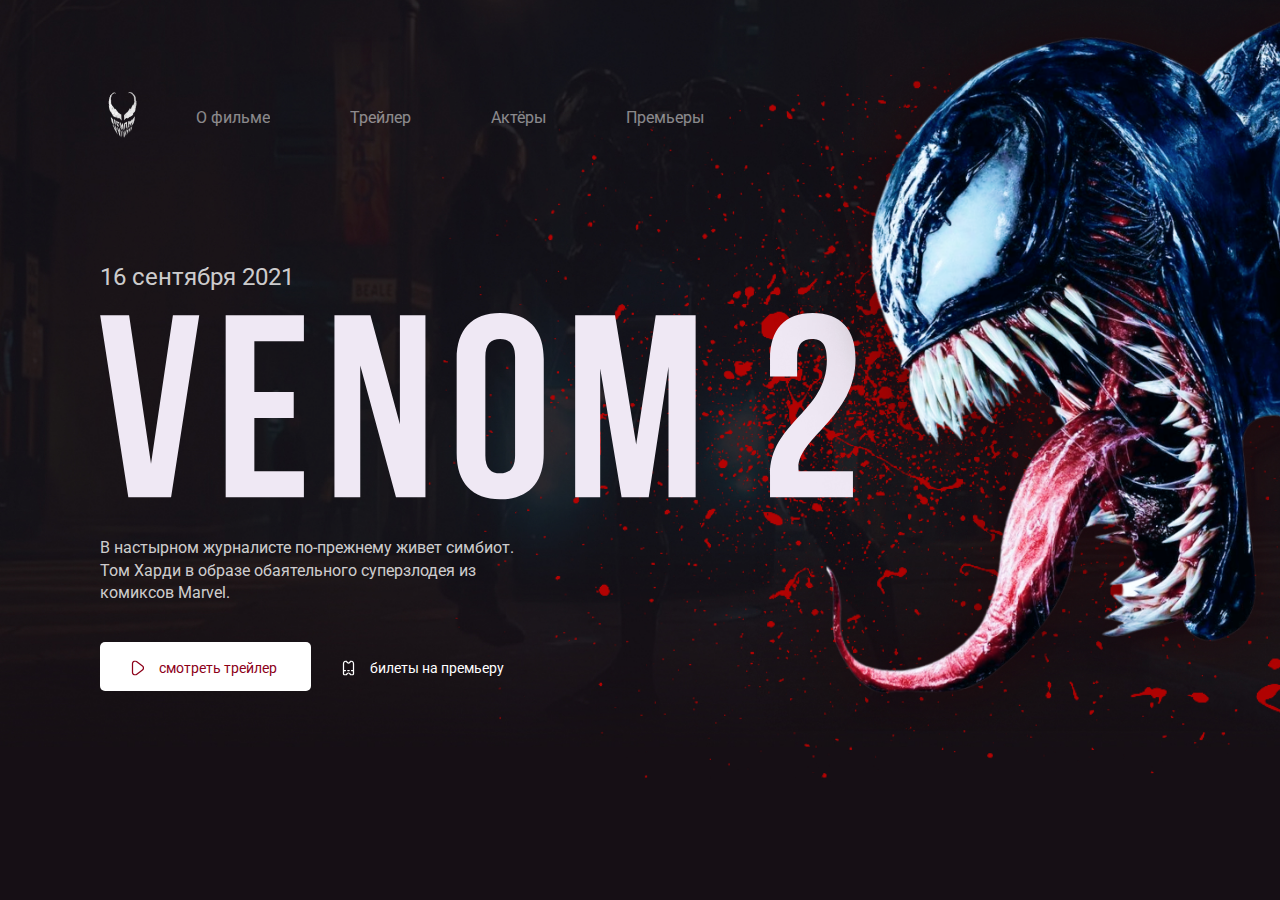
<file: index.html>
<!DOCTYPE html>
<html lang="ru">
<head>
  <meta charset="UTF-8">
  <meta http-equiv="X-UA-Compatible" content="IE=edge">
  <meta name="viewport" content="width=device-width, initial-scale=1.0">
  <title>Главная - Venom 2</title>
  <link rel="preconnect" href="https://fonts.gstatic.com">
  <link href="https://fonts.googleapis.com/css2?family=Roboto:wght@400;700&display=swap" rel="stylesheet">
  <link rel="stylesheet" href="css/jquery.fancybox.min.css">
  <link rel="stylesheet" href="css/normalize.css">
  <link rel="stylesheet" href="css/style.css">
  <script src="https://cdn.jsdelivr.net/npm/jquery@3.5.1/dist/jquery.min.js" defer></script>
  <script src="/js/jquery.fancybox.min.js" defer></script>
</head>
<body class="blood">
 <div class="container">
    <header class="header">
      <a href="index.html" class="logo-link">
        <img width="46" height="71" src="img/logo.png" alt="logo: venom" class="logo-image">
      </a>
      <nav class="nav">
        <button class="menu-button">
          <span class="menu-button-text">меню</span>
          <img src="img/menu.svg" alt="icon: burger menu" class="menu-button-icon">
        </button>
        <ul class="nav-menu">
          <li class="nav-menu-item">
            <a href="about.html" class="nav-menu-link">О фильме</a>
          </li>
          <li class="nav-menu-item">
            <a href="#" class="nav-menu-link">Трейлер</a>
          </li>
          <li class="nav-menu-item">
            <a href="#" class="nav-menu-link">Актёры</a>
          </li>
          <li class="nav-menu-item">
            <a href="#" class="nav-menu-link">Премьеры</a>
          </li>
        </ul>
      </nav>
    </header>
    <div class="film">
      <div class="film-text">
        <span class="film-date">16 сентября 2021</span>
        <img src="img/Venom 2.svg" alt="logo: venom-2" class="film-logo">
        <p class="film-description">В настырном журналисте по-прежнему живет симбиот. Том Харди в образе обаятельного суперзлодея из комиксов Marvel.</p>
      </div>
      <!-- /.film-text -->
      <div class="button-group">
        <a class="button button-primary" data-fancybox href="https://www.youtube.com/watch?v=Othd8W8o3t0">
          <img width="15" src="img/play.svg" alt="icon: play" class="button-icon">
          <span class="button-text">смотреть трейлер</span>
        </a>
        <a href="trailer.html" class="button button-link">
          <img width="15" src="img/ticket.svg" alt="icon: ticket" class="button-icon">
          <span class="button-text">билеты на премьеру</span>
        </a> 
      </div>
    </div>
    <!-- /.film -->
 </div>
 <img src="img/venom.png" alt="icon: venom" class="venom">
</body>
</html>
</file>
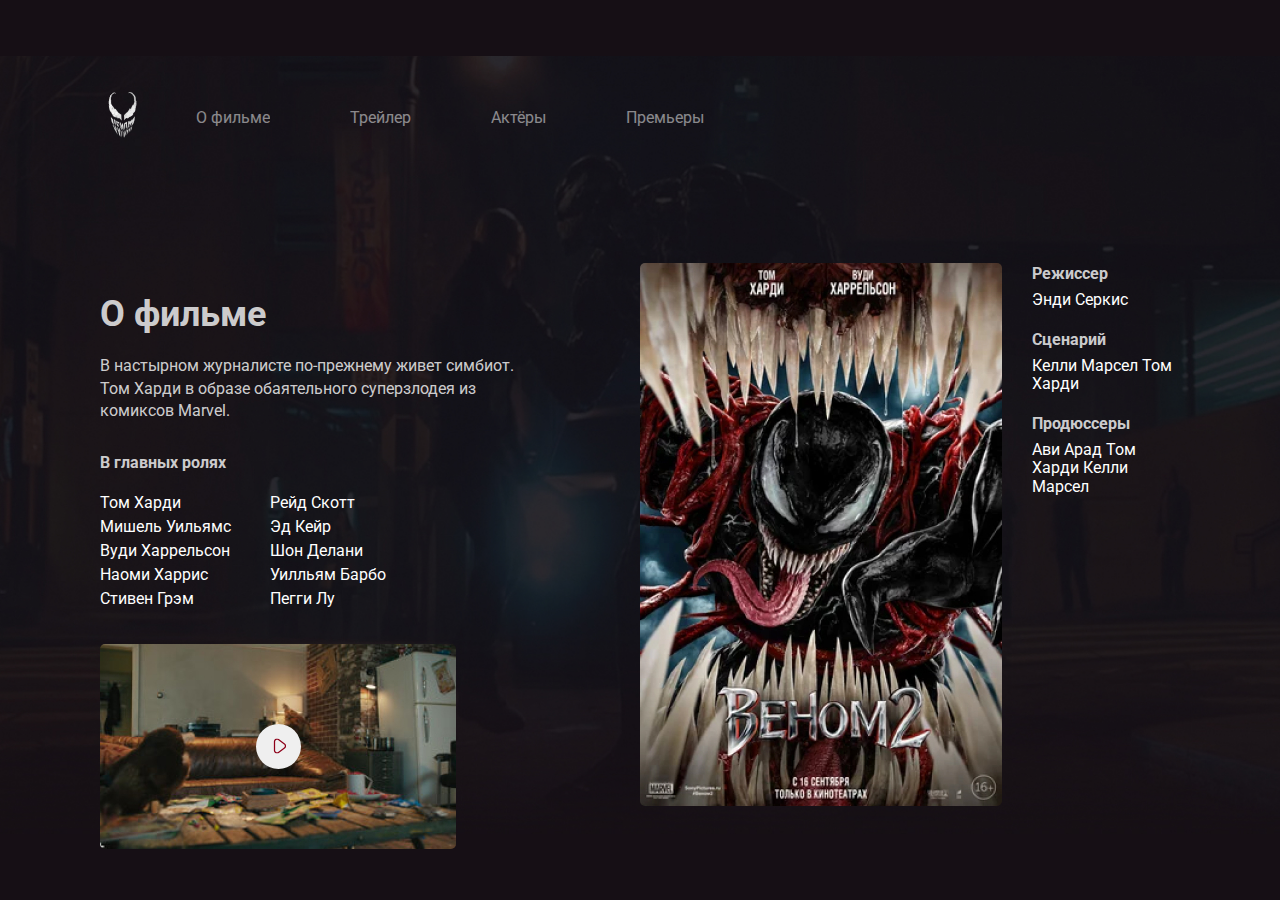
<file: about.html>
<!DOCTYPE html>
<html lang="ru">
<head>
  <meta charset="UTF-8">
  <meta http-equiv="X-UA-Compatible" content="IE=edge">
  <meta name="viewport" content="width=device-width, initial-scale=1.0">
  <title>О фильме - Venom 2</title>
  <link rel="preconnect" href="https://fonts.gstatic.com">
  <link href="https://fonts.googleapis.com/css2?family=Roboto:wght@400;700&display=swap" rel="stylesheet">
  <link rel="stylesheet" href="css/jquery.fancybox.min.css">
  <link rel="stylesheet" href="css/normalize.css">
  <link rel="stylesheet" href="css/style.css">
  <script src="https://cdn.jsdelivr.net/npm/jquery@3.5.1/dist/jquery.min.js" defer></script>
  <script src="/js/jquery.fancybox.min.js" defer></script>
</head>
<body class="primary-bg">
 <div class="container">
    <header class="header">
      <a href="index.html" class="logo-link">
        <img width="46" height="71" src="img/logo.png" alt="logo: venom" class="logo-image">
      </a>
      <nav class="nav">
        <button class="menu-button">
          <span class="menu-button-text">меню</span>
          <img src="img/menu.svg" alt="icon: burger menu" class="menu-button-icon">
        </button>
        <ul class="nav-menu">
          <li class="nav-menu-item">
            <a href="about.html" class="nav-menu-link">О фильме</a>
          </li>
          <li class="nav-menu-item">
            <a href="#" class="nav-menu-link">Трейлер</a>
          </li>
          <li class="nav-menu-item">
            <a href="#" class="nav-menu-link">Актёры</a>
          </li>
          <li class="nav-menu-item">
            <a href="#" class="nav-menu-link">Премьеры</a>
          </li>
        </ul>
      </nav>
    </header>
    <div class="content">
      <div class="col">
        <h2 class="content-title">О фильме</h2>
        <p class="content-text">В настырном журналисте по-прежнему живет симбиот. Том Харди в образе обаятельного суперзлодея из комиксов Marvel.</p>
        <h3 class="content-subtitle">В главных ролях</h3>
        <ul class="list column-2">
          <li class="list-item">Том Харди</li>
          <li class="list-item">Мишель Уильямс</li>
          <li class="list-item">Вуди Харрельсон</li>
          <li class="list-item">Наоми Харрис</li>
          <li class="list-item">Стивен Грэм</li>
          <li class="list-item">Рейд Скотт</li>
          <li class="list-item">Эд Кейр</li>
          <li class="list-item">Шон Делани</li>
          <li class="list-item">Уилльям Барбо</li>
          <li class="list-item">Пегги Лу</li>
        </ul>
        <div class="trailer">
          <button class="play">
            <img src="img/play.svg" alt="icon: play" class="play-icon">
          </button>
        </div>
      </div>
      <!-- /.col -->
      <div class="col">
        <div class="poster-wrapper">
          <img src="img/poster.jpg" alt="photo: poster venom 2" class="poster">
          <div class="creators">
            <h3 class="content-subtitle">Режиссер</h3>
            <ul class="list">
              </li class="item-list">Энди Серкис</li>
            </ul>
            <h3 class="content-subtitle">Сценарий</h3>
            <ul class="list">
              </li class="item-list">Келли Марсел</li>
              </li class="item-list">Том Харди</li>
            </ul>
            <h3 class="content-subtitle">Продюссеры</h3>
            <ul class="list">
              </li class="item-list">Ави Арад</li>
              </li class="item-list">Том Харди</li>
              </li class="item-list">Келли Марсел</li>
            </ul>
          </div>
        </div>
        <!-- /.poster-wrapper -->
      </div>
      <!-- /.col -->
    </div>
    <!-- /.content -->
 </div>
</body>
</html>
</file>
<file: css/style.css>
body {
  background: #160f15;
  font-family: "Roboto", sans-serif;
  color: #ffffff;
  padding: 40px;
}
.container {
  /* max-width: 1140px; */
  width: 90%;
  margin: auto;
}
.venom {
  position: absolute;
  top: 0;
  right: 0;
  max-width: 728px;
  width: 50%;
}
.header {
  display: flex;
  align-items: center;
  padding-top: 40px;
  margin-bottom: 108px;
}
.logo-link {
  display: inline-block;
}
.nav-menu {
  margin: 0;
  padding: 0;
  list-style: none;
  display: flex;
}
.nav-menu-item {
  margin-right: 30px;
  padding-left: 50px;
}
.nav-menu-link {
  text-decoration: none;
  color: #ffffff;
  opacity: 0.5;
}
.film-date {
  display: block;
  font-size: 24px;
  line-height: 28px;
  color: rgba(255, 255, 255, 0.8);
  margin-bottom: 2%;
}
.film-description {
  margin-top: 3%;
  max-width: 423px;
  font-weight: normal;
  font-size: 16px;
  line-height: 140%;
  color: rgba(255, 255, 255, 0.8);
}
.film-logo {
  width: 70%;
}
.button {
  padding: 15px 30px;
  border: none;
  border-radius: 5px;
  text-decoration: none;
  cursor: pointer;
}

.button-icon,
.button-text {
  display: inline-block;
  vertical-align: middle;
}

.button-text {
  font-size: 14px;
  line-height: 16px;
  margin-left: 10px;
}

.button-primary {
  color: #8d0019;
  background-color: #fff;
}

.button-link {
  color: #fff;
}
.button-group {
  margin-top: 5%;
}
.blood {
  background: url(../img/blood.png) no-repeat top right / 70%,
    #160f15 url(../img/background_2.jpg) no-repeat center / 100%;
}
.primary-bg {
  background: #160f15 url(../img/background_2.jpg) no-repeat center / 100%;
}
.content {
  display: flex;
}
.col {
  flex-basis: 50%;
}
.content-title {
  font-weight: bold;
  font-size: 36px;
  line-height: 42px;
  color: rgba(255, 255, 255, 0.8);
  margin-bottom: 20px;
}
.content-text {
  max-width: 423px;
  font-size: 16px;
  line-height: 140%;
  color: rgba(255, 255, 255, 0.8);
  margin-bottom: 30px;
}
.content-subtitle {
  font-size: 16px;
  line-height: 140%;
  color: rgba(255, 255, 255, 0.8);
  margin-bottom: 15px;
  margin-top: 0;
}
.list {
  list-style-type: none;
  /*font-size: 16px;
  line-height: 140%;
  color: rgba(255, 255, 255, 0.8);*/
  padding: 0;
}
.list-item {
  line-height: 1.5;
}
.column-2 {
  -webkit-column-count: 2;
  -moz-column-count: 2;
  column-count: 2;
  -webkit-column-gap: 20px;
  -moz-column-gap: 20px;
  column-gap: 20px;
  max-width: 320px;
}

.content .trailer {
  width: 356px;
  height: 205px;
  background: url("../img/trailer-cover.jpg") no-repeat center / contain;
  border-radius: 5px;
  display: flex;
  align-items: center;
  justify-content: center;
  margin-top: 33px;
}

.trailer .play {
  width: 45px;
  height: 45px;
  border-radius: 50%;
  border: none;
  cursor: pointer;
}

.trailer .play-icon {
  transform: translate(1px, 2px);
}

.poster-wrapper {
  display: flex;
  align-items: start;
}
.poster {
  width: 362px;
  height: 543px;
  border-radius: 5px;
  margin-right: 30px;
}

.poster-wrapper .content-subtitle {
  margin-bottom: 5px;
}
.poster-wrapper .list {
  margin: 0;
  margin-bottom: 20px;
}
.menu-button {
  display: none;
}
@media (max-width: 806px) {
  .blood {
    background: #160f15;
  }
  .venom {
    top: 20%;
  }
  .nav-menu-item {
    margin-right: 10px;
    padding-left: 20px;
  }
}

@media (max-width: 576px) {
  .nav-menu {
    display: none;
  }
  .nav {
    margin-left: auto;
  }
  .nav-menu-item {
    margin-right: 10px;
    padding-left: 20px;
  }
  .menu-button {
    display: flex;
    align-items: center;
    justify-content: center;
    padding: 10px;
    border: none;
    background-color: #160f15;
    cursor: pointer;
    color: #fff;
  }
  .menu-button-text {
    margin-right: 10px;
  }
  .button-group {
    display: flex;
    align-items: center;
    justify-content: center;
    flex-direction: column;
  }
  .film-text {
    text-align: center;
  }
  .trailer {
    max-width: 250px;
  }
  .poster-wrapper {
    display: block;
  }
  .poster {
    max-width: 250px;
    max-height: 400px;
    margin: auto;
    display: block;
  }
  .creators {
    display: block;
    padding-top: 30px;
  }
}

@media (max-width: 1064px) {
  .content {
    display: block;
    text-align: center;
  }
  .content-text {
    margin: 16px auto 30px auto;
  }
  .column-2 {
    margin: 16px auto;
  }
  .trailer {
    margin: 33px auto;
  }
  .creators {
    margin: auto;
  }
}
</file>
